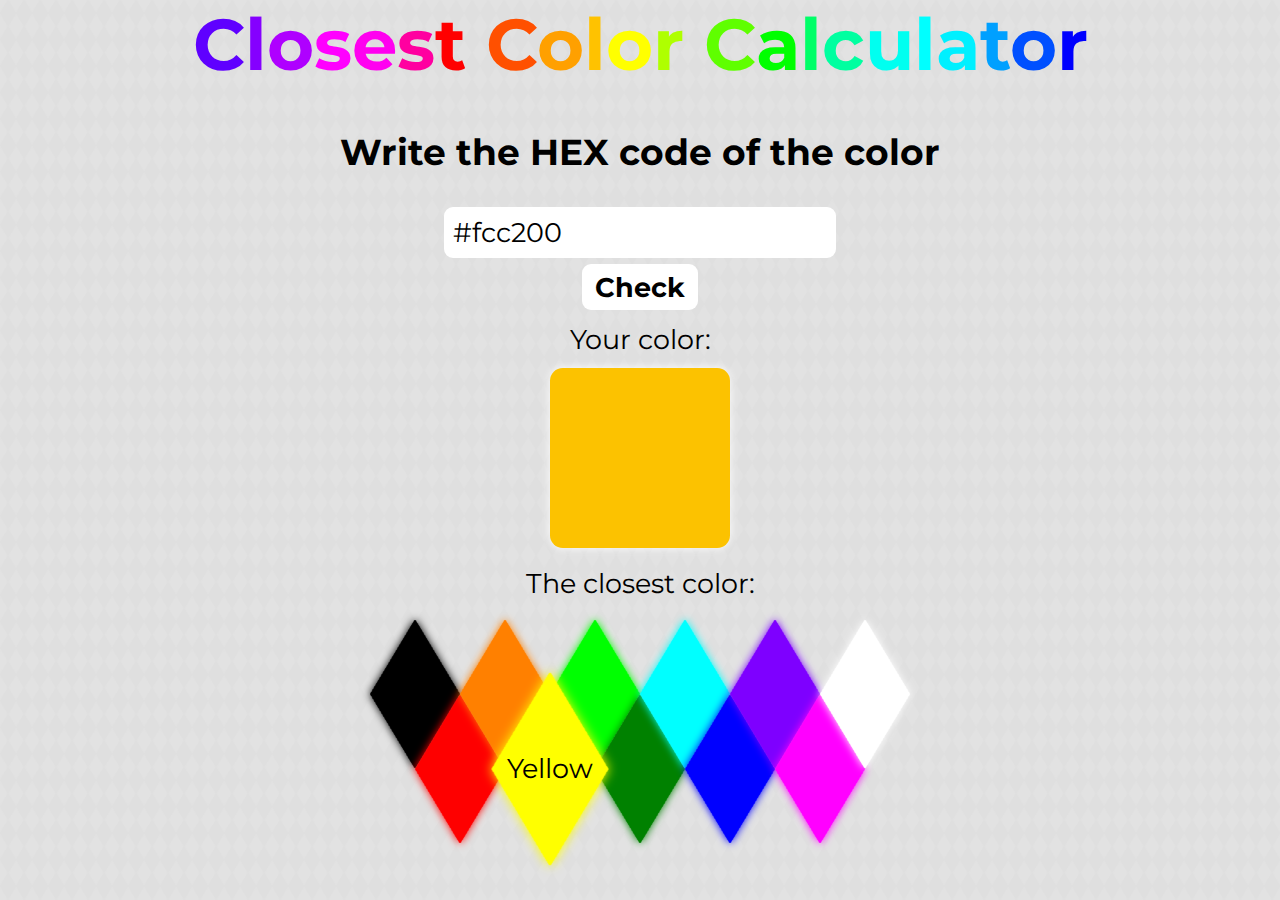
<file: index.html>
<!DOCTYPE html>
<html>
<head>
	<meta charset="utf-8">
	<title>Closest Color Calculator</title>
	<link rel="apple-touch-icon" sizes="180x180" href="img/apple-touch-icon.png">
	<link rel="icon" type="image/png" sizes="32x32" href="img/favicon-32x32.png">
	<link rel="icon" type="image/png" sizes="16x16" href="img/favicon-16x16.png">
	<link rel="manifest" href="img/site.webmanifest">
	<link rel="mask-icon" href="img/safari-pinned-tab.svg" color="#5bbad5">
	<meta name="msapplication-TileColor" content="#da532c">
	<meta name="theme-color" content="#ffffff">
	<meta name="google-site-verification" content="fIfXDTHehfV1fszzWBvVKepBFng9fOOG97_Sb9damow" />
	<link rel="stylesheet" type="text/css" href="./main.css">
	<link rel="preconnect" href="https://fonts.googleapis.com">
	<link rel="preconnect" href="https://fonts.gstatic.com" crossorigin>
	<link href="https://fonts.googleapis.com/css2?family=Montserrat:wght@600&display=swap" rel="stylesheet"> 
</head>
<body>
	<h1>
		   <span id="c1" >C</span><!--
		--><span id="c2" >l</span><!--
		--><span id="c3" >o</span><!--
		--><span id="c4" >s</span><!--
		--><span id="c5" >e</span><!--
		--><span id="c6" >s</span><!--
		--><span id="c7" >t</span>

		   <span id="c8" >C</span><!--
		--><span id="c9" >o</span><!--
		--><span id="c10">l</span><!--
		--><span id="c11">o</span><!--
		--><span id="c12">r</span>

		   <span id="c13">C</span><!--
		--><span id="c14">a</span><!--
		--><span id="c15">l</span><!--
		--><span id="c16">c</span><!--
		--><span id="c17">u</span><!--
		--><span id="c18">l</span><!--
		--><span id="c19">a</span><!--
		--><span id="c20">t</span><!--
		--><span id="c21">o</span><!--
		--><span id="c22">r</span>
	</h1><br>

	<h2>Write the HEX code of the color</h2><br>
	<input id="input-hex" type="text" name="color-input" value="#fcc200"><br>
	<p id="error-message" class="hidden">Please enter a valid HEX number (# and 6 digits)</p>
	<input id="button-check" type="submit" name="button-check" value="Check"><br>

	<p class="text-color">Your color:</p><br>
	<div class="user-color"></div><br>

	<p class="text">The closest color:</p>
	<div id="diamond-container">
		<div class="up">
			<img src="img/diamond.png" class="black">
			<p class="text black">Black</p>
		</div>
		<div class="left">
			<img src="img/diamond.png" class="red">
			<p class="text red">Red</p>
		</div>
		<div class="left up">
			<img src="img/diamond.png" class="orange">
			<p class="text orange">Orange</p>
		</div>
		<div class="left">
			<img src="img/diamond.png" class="yellow">
			<p class="text yellow">Yellow</p>
		</div>
		<div class="left up">
			<img src="img/diamond.png" class="green">
			<p class="text green">Green</p>
		</div>
		<div class="left">
			<img src="img/diamond.png" class="dark-green">
			<p class="text dark-green">Dark Green</p>
		</div>
		<div class="left up">
			<img src="img/diamond.png" class="cyan">
			<p class="text cyan">Cyan</p>
		</div>
		<div class="left">
			<img src="img/diamond.png" class="blue">
			<p class="text blue">Blue</p>
		</div>
		<div class="left up">
			<img src="img/diamond.png" class="purple">
			<p class="text purple">Purple</p>
		</div>
		<div class="left">
			<img src="img/diamond.png" class="magenta">
			<p class="text magenta">Magenta</p>
		</div>
		<div class="left up">
			<img src="img/diamond.png" class="white">
			<p class="text white">White</p>
		</div>
	</div>
</body>
<script type="module" src="js/main.js"></script>
</html>
</file>
<file: main.css>
* {
	margin: 0px;
	padding: 0px;
	font-family: 'Montserrat', sans-serif;
}

:root {
	--closestColor: ;
	--userColor: ;
	--textColor: ;
	--1color:  ;
	--2color:  ;
	--3color:  ;
	--4color:  ;
	--5color:  ;
	--6color:  ;
	--7color:  ;
	--8color:  ;
	--9color:  ;
	--10color: ;
	--11color: ;
	--12color: ;
	--13color: ;
	--14color: ;
	--15color: ;
	--16color: ;
	--17color: ;
	--18color: ;
	--19color: ;
	--20color: ;
	--21color: ;
	--22color: ;
}

@keyframes move-background {
    from {
        background-position: 0% 0%
    }
    to { 
        background-position: 100% 200%
    }
}

body {
	text-align: center;
	background-image: url("./img/background.png");
	animation-name: move-background;
    animation-duration: 100s;
    animation-timing-function: linear;
    animation-iteration-count: infinite;
}

@media (orientation: landscape) {
	body {
		overflow: hidden;
		font-size: 3vmin;
		background-size: 2.5vmax;
	}

	h1 {
		font-size: 8vmin;
		margin-bottom: 1vmin;
		user-select: none;
	}

	h2 {
		font-size: 4vmin;
	}

	#input-hex {
	    padding: 1vmin;
	    font-size: 3vmin;
	    border-width: 0px;
	    border-radius: 1vmin;
	    background-color: #fff;
	    color: #000;
	}

	#input-hex:hover {
	    box-shadow: 0px 0px 1vmin 0px #fff;
	}

	#input-hex:focus-visible {
		outline: 0px;
	    box-shadow: 0px 0px 1vmin 0px #fff;
	}

	#button-check {
		font-size: 3vmin;
		padding: 1vmax;
		padding-top: 0.5vmax;
		padding-bottom: 0.5vmax;
		margin-top: 0.5%;
		background-color: white;
		border-radius: 1vmin;
		border: 0px;
		display: inline-block;
		cursor: pointer;
		font-weight: bold;
	}

	#button-check:hover {
		box-shadow: 0px 0px 1vmin 0px #fff;
	}

	#button-check:active {
		position: relative;
		top: 1px;
	}

	#error-message.hidden {
		display: none;
	}

	#error-message.visible {
		display: block;
		margin-top: 0.2%;
		font-size: 2vmin;
		color: gray;
	}

	.text-color {
		margin-top: 1vmax;
		margin-bottom: -2.5vmin;
	}

	.user-color {
		margin: 0 auto;
		margin-top: 0.1%;
		width: 20vmin;
		height: 20vmin;
		background-color: var(--userColor);
		border-radius: 1vw;
		box-shadow: 0px 0px 1vmin 0px #fff;
	}

	.text {
		position: relative;
		top: -1.5vmin;
	}

	img {
		width: 10vmin;
		user-select: none;
		z-index: 1;
		transition: 1s;
	}

	#diamond-container {
		display: flex;
		justify-content: center;
		align-content: center;
		margin-top: 9vmin;
	}

	#diamond-container .text {
		position: absolute;
		opacity: 0;
	}

	.up {
		margin-top: -8.25vmin;
	}

	.left {
		margin-left: -5vmin;
	}
}

@media (orientation: portrait) {
	body {
		overflow: auto;
		font-size: 4vmin;
		background-size: 8vmax;
	}

	h1 {
		font-size: 10vmin;
		margin-bottom: 5vmin;
		user-select: none;
	}

	h2 {
		font-size: 6vmin;
	}

	#input-hex {
	    padding: 2vmin;
	    font-size: 5vmin;
	    border-width: 0px;
	    border-radius: 1vmin;
	    background-color: #fff;
	    color: #000;
	}

	#input-hex:hover {
	    box-shadow: 0px 0px 1vmax 0px #fff;
	}

	#input-hex:focus-visible {
		outline: 0px;
	    box-shadow: 0px 0px 1vmax 0px #fff;
	}

	#button-check {
		font-size: 5vmin;
		padding: 8vmin;
		padding-top: 2vmin;
		padding-bottom: 2vmin;
		margin-top: 5vmin;
		background-color: white;
		border-radius: 1vmax;
		border: 0px;
		display: inline-block;
		cursor: pointer;
		font-weight: bold;
	}

	#button-check:hover {
		box-shadow: 0px 0px 1vmax 0px #fff;
	}

	#button-check:focus {
		box-shadow: 0px 0px 1vmax 0px #fff;
	}

	#button-check:active {
		box-shadow: 0px 0px 1vmax 0px #fff;
		position: relative;
		top: 1px;
	}

	#error-message.hidden {
		display: none;
	}

	#error-message.visible {
		display: block;
		margin-top: 2vmin;
		font-size: 4vmin;
		color: gray;
	}

	.text-color {
		font-size: 5vmin;
		margin-top: 5vmin;
		margin-bottom: -3vmin;
	}

	.user-color {
		margin: 0 auto;
		margin-top: 2vmin;
		width: 40vmin;
		height: 40vmin;
		background-color: var(--userColor);
		border-radius: 1vmax;
		box-shadow: 0px 0px 1vmax 0px #fff;
	}

	.text {
		font-size: 5vmin;
		margin-top: 7vmin;
	}

	img {
		width: 16vmin;
		user-select: none;
		z-index: 1;
		transition: 1s;
	}

	p {
		font-size: 4.6vmin;
	}

	#diamond-container {
		display: flex;
		justify-content: center;
		align-content: center;
		margin-top: 18vmin;
	}

	#diamond-container .text {
		position: absolute;
		opacity: 0;
	}

	.up {
		margin-top: -13.3vmin;
	}

	.left {
		margin-left: -8vmin;
	}
}

/* Text Colors */

p.selected {
	position: relative;
	visibility: visible;
	opacity: 1;
	top: -52%;
	z-index: 4;
	transition: opacity 1s;
}

p.red {
	color: white;
}

p.yellow {
	color: black;
}

p.blue {
	color: white;
}

@media (orientation: portrait) {
	p.black {
		color: white;
		margin-top: 3.8vmin;
	}

	p.orange {
		color: white;
		margin-top: 3.8vmin;
	}

	p.green {
		color: black;
		margin-top: 3.8vmin;
	}

	p.dark-green {
		color: white;
		font-size: 3.2vmin;
	}

	p.cyan {
		color: black;
		margin-top: 3.8vmin;
	}

	p.purple {
		color: white;
		margin-top: 3.8vmin;
	}

	p.magenta {
		color: black;
		font-size: 3.75vmin;	
	}

	p.white {
		color: black;
		margin-top: 3.8vmin;
	}
}

@media (orientation: landscape) {
	p.black {
		color: white;
		margin-top: 2vmin;
	}

	p.orange {
		color: white;
		margin-top: 2vmin;
	}

	p.green {
		color: black;
		margin-top: 2vmin;
	}

	p.dark-green {
		color: white;
		font-size: 1.85vmin;
	}

	p.cyan {
		color: black;
		margin-top: 2vmin;
	}

	p.purple {
		color: white;
		margin-top: 2vmin;
	}

	p.magenta {
		color: black;
		font-size: 2.25vmin;	
	}

	p.white {
		color: black;
		margin-top: 2vmin;
	}
}

/* Color Diamonds */

img.selected {
	position: relative;
	transform: scale(1.3);
	z-index: 3;
	transition: 1s;
}

img.black {
	filter: drop-shadow(0px 0px 0.5vmin #000);
}

img.red {
	filter: drop-shadow(0px 0px 0.5vmin #000) 
	invert(18%) sepia(61%) saturate(6868%) hue-rotate(357deg) brightness(88%) contrast(131%);
}

img.orange {
	filter: drop-shadow(0px 0px 0.5vmin #000) 
	invert(52%) sepia(21%) saturate(3823%) hue-rotate(360deg) brightness(102%) contrast(103%);
}

img.yellow {
	filter: drop-shadow(0px 0px 0.5vmin #000) 
	invert(99%) sepia(89%) saturate(5861%) hue-rotate(1deg) brightness(104%) contrast(103%);
}

img.green {
	filter: drop-shadow(0px 0px 0.5vmin #000) 
	invert(66%) sepia(96%) saturate(3816%) hue-rotate(84deg) brightness(125%) contrast(124%);
}

img.dark-green {
	filter: drop-shadow(0px 0px 0.5vmin #000) 
	invert(14%) sepia(92%) saturate(6172%) hue-rotate(122deg) brightness(102%) contrast(102%);
}

img.cyan {
	filter: drop-shadow(0px 0px 0.5vmin #000) 
	invert(81%) sepia(53%) saturate(2410%) hue-rotate(126deg) brightness(109%) contrast(103%);
}

img.blue {
	filter: drop-shadow(0px 0px 0.5vmin #000) 
	invert(8%) sepia(100%) saturate(7499%) hue-rotate(247deg) brightness(92%) contrast(144%);
}

img.purple {
	filter: drop-shadow(0px 0px 0.5vmin #000) 
	invert(11%) sepia(96%) saturate(7497%) hue-rotate(271deg) brightness(101%) contrast(125%);
}

img.magenta {
	filter: drop-shadow(0px 0px 0.5vmin #000) 
	invert(36%) sepia(90%) saturate(6819%) hue-rotate(295deg) brightness(113%) contrast(132%);
}

img.white {
	filter: drop-shadow(0px 0px 0.5vmin #000) 
	invert(100%) sepia(94%) saturate(0%) hue-rotate(163deg) brightness(109%) contrast(102%);
}


/* Title color variables */

#c1 {
	color: var(--1color);
}

#c2 {
	color: var(--2color);
}

#c3 {
	color: var(--3color);
}

#c4 {
	color: var(--4color);
}

#c5 {
	color: var(--5color);
}

#c6 {
	color: var(--6color);
}

#c7 {
	color: var(--7color);
}

#c8 {
	color: var(--8color);
}

#c9 {
	color: var(--9color);
}

#c10 {
	color: var(--10color);
}

#c11 {
	color: var(--11color);
}

#c12 {
	color: var(--12color);
}

#c13 {
	color: var(--13color);
}

#c14 {
	color: var(--14color);
}

#c15 {
	color: var(--15color);
}

#c16 {
	color: var(--16color);
}

#c17 {
	color: var(--17color);
}

#c18 {
	color: var(--18color);
}

#c19 {
	color: var(--19color);
}

#c20 {
	color: var(--20color);
}

#c21 {
	color: var(--21color);
}

#c22 {
	color: var(--22color);
}
</file>
